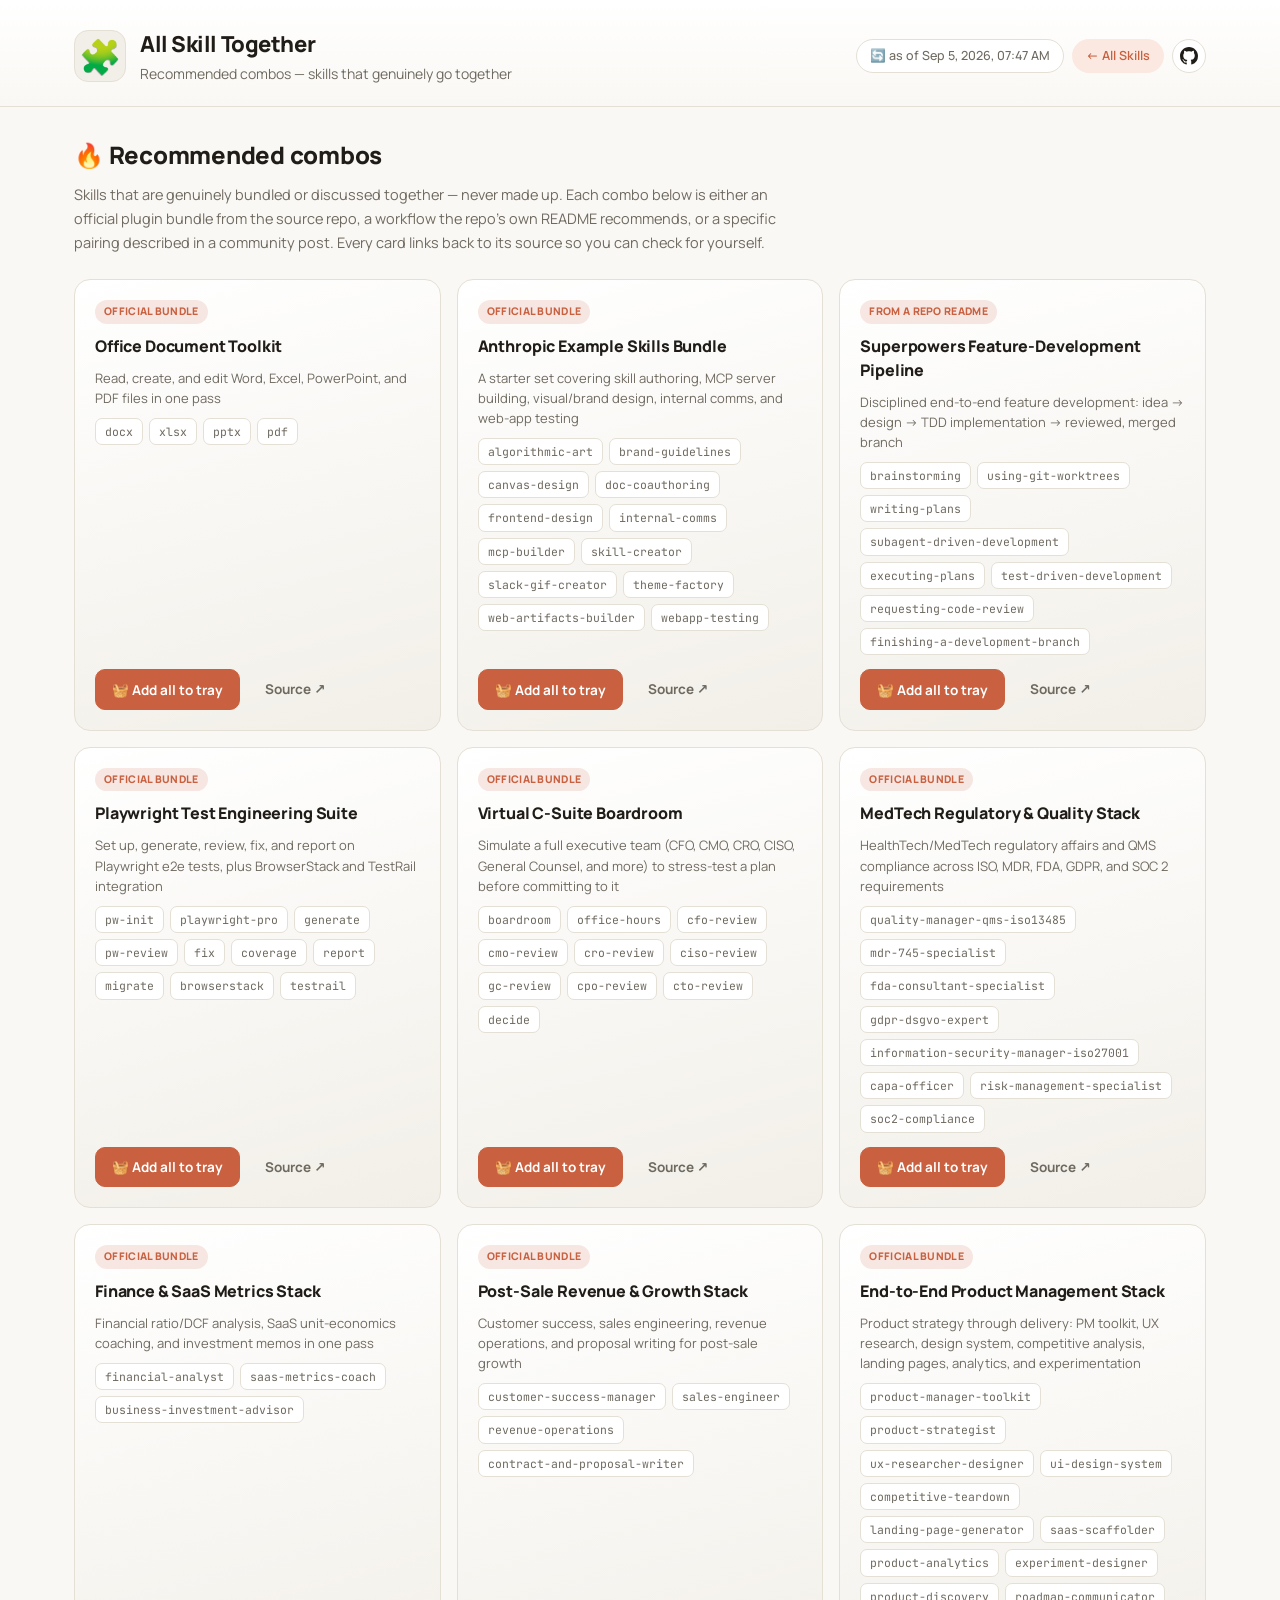
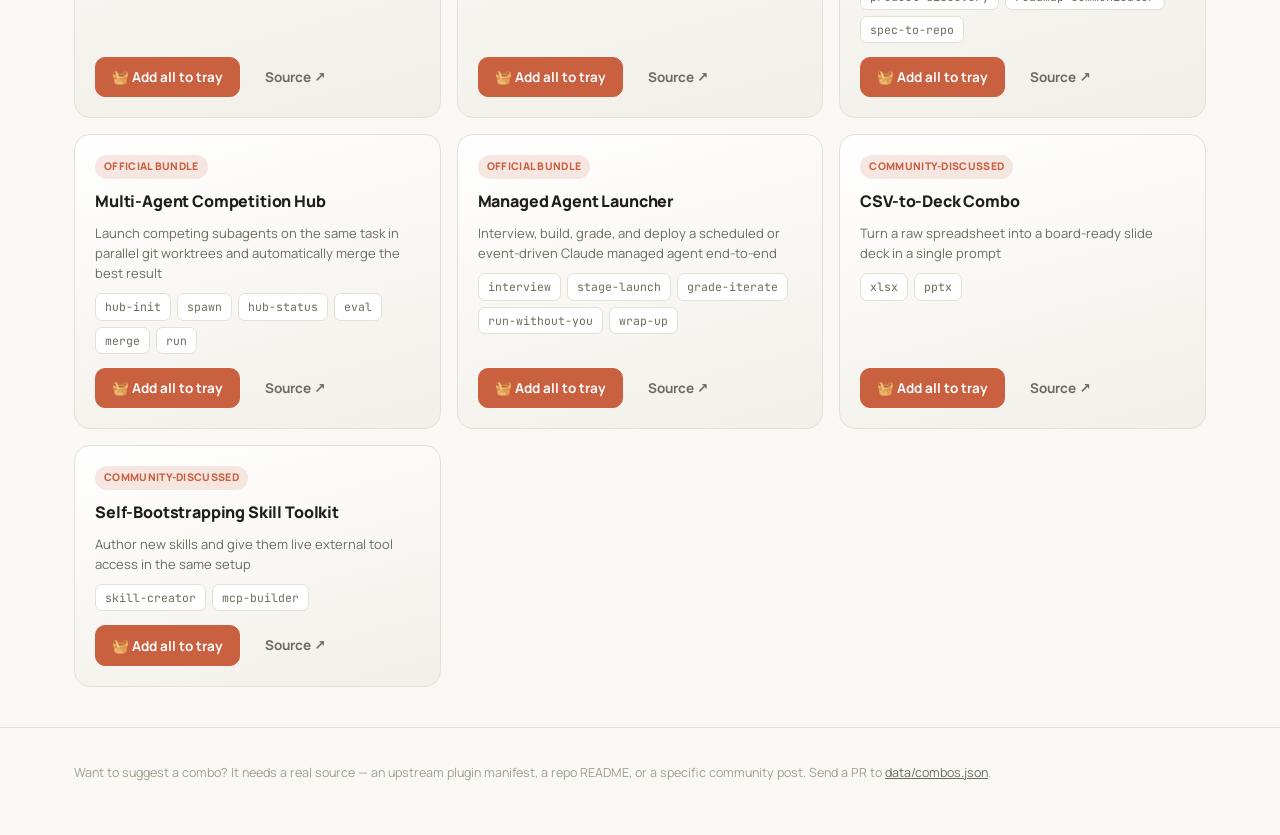
<file: combos.html>
<!DOCTYPE html>
<html lang="en">
<head>
<meta charset="UTF-8" />
<meta name="viewport" content="width=device-width, initial-scale=1.0" />
<title>Recommended Combos — All Skill Together</title>
<meta name="description" content="Skill combos that are genuinely bundled or discussed together in the Claude & Codex skill community — sourced, not invented." />
<meta property="og:type" content="website" />
<meta property="og:site_name" content="All Skill Together" />
<meta property="og:title" content="Recommended Combos — All Skill Together" />
<meta property="og:description" content="Skill combos that are genuinely bundled or discussed together in the Claude & Codex skill community — sourced, not invented." />
<meta property="og:url" content="https://skymined.github.io/awesome-claude-codex-skills/combos.html" />
<meta property="og:image" content="https://skymined.github.io/awesome-claude-codex-skills/docs/screenshot.png" />
<meta name="twitter:card" content="summary_large_image" />
<meta name="twitter:title" content="Recommended Combos — All Skill Together" />
<meta name="twitter:description" content="Skill combos that are genuinely bundled or discussed together in the Claude & Codex skill community — sourced, not invented." />
<meta name="twitter:image" content="https://skymined.github.io/awesome-claude-codex-skills/docs/screenshot.png" />
<link rel="canonical" href="https://skymined.github.io/awesome-claude-codex-skills/combos.html" />
<link rel="icon" href="data:image/svg+xml,<svg xmlns=%22http://www.w3.org/2000/svg%22 viewBox=%220 0 100 100%22><text y=%22.9em%22 font-size=%2290%22>🧩</text></svg>" />
<link rel="preconnect" href="https://fonts.googleapis.com">
<link rel="preconnect" href="https://fonts.gstatic.com" crossorigin>
<link href="https://fonts.googleapis.com/css2?family=Manrope:wght@400;500;600;700;800&family=JetBrains+Mono:wght@400;500&display=swap" rel="stylesheet">
<link rel="stylesheet" href="assets/style.css" />
</head>
<body>

<header class="site-header">
  <div class="wrap header-inner">
    <div class="brand">
      <span class="brand-mark">🧩</span>
      <div>
        <h1>All Skill Together</h1>
        <p class="tagline">Recommended combos — skills that genuinely go together</p>
      </div>
    </div>
    <div class="header-meta">
      <span id="last-updated" class="pill pill-muted">Loading…</span>
      <a class="pill pill-link pill-accent" href="index.html">← All Skills</a>
      <a class="gh-icon-link" href="https://github.com/skymined/awesome-claude-codex-skills" target="_blank" rel="noopener" aria-label="View source on GitHub">
        <svg viewBox="0 0 16 16" width="18" height="18" fill="currentColor" aria-hidden="true"><path d="M8 0c4.42 0 8 3.58 8 8a8.013 8.013 0 0 1-5.45 7.59c-.4.08-.55-.17-.55-.38 0-.27.01-1.13.01-2.2 0-.75-.25-1.23-.54-1.48 1.78-.2 3.65-.88 3.65-3.95 0-.88-.31-1.59-.82-2.15.08-.2.36-1.02-.08-2.12 0 0-.67-.22-2.2.82-.64-.18-1.32-.27-2-.27-.68 0-1.36.09-2 .27-1.53-1.03-2.2-.82-2.2-.82-.44 1.1-.16 1.92-.08 2.12-.51.56-.82 1.28-.82 2.15 0 3.06 1.86 3.75 3.64 3.95-.23.2-.44.55-.51 1.07-.46.21-1.61.55-2.33-.66-.15-.24-.6-.83-1.23-.82-.67.01-.27.38.01.53.34.19.73.9.82 1.13.16.45.68 1.31 2.69.94 0 .67.01 1.3.01 1.49 0 .21-.15.45-.55.38A7.995 7.995 0 0 1 0 8c0-4.42 3.58-8 8-8Z"></path></svg>
      </a>
    </div>
  </div>
</header>

<main class="wrap">

  <section class="combos-page-intro">
    <h2>🔥 Recommended combos</h2>
    <p>Skills that are genuinely bundled or discussed together — never made up. Each combo below is either an official plugin bundle from the source repo, a workflow the repo's own README recommends, or a specific pairing described in a community post. Every card links back to its source so you can check for yourself.</p>
  </section>

  <section id="combos-grid" class="combos-grid" aria-label="Recommended combos"></section>

  <p id="combos-empty" class="empty-state" hidden>Couldn't load combos right now — try refreshing.</p>

</main>

<footer class="site-footer">
  <div class="wrap">
    <p>Want to suggest a combo? It needs a real source — an upstream plugin manifest, a repo README, or a specific community post.
      Send a PR to <a href="https://github.com/skymined/awesome-claude-codex-skills/blob/main/data/combos.json" target="_blank" rel="noopener">data/combos.json</a>.</p>
  </div>
</footer>

<!-- Skill detail / combine drawer -->
<aside id="drawer" class="drawer" aria-hidden="true">
  <div class="drawer-backdrop" data-close-drawer></div>
  <div class="drawer-panel" role="dialog" aria-modal="true" aria-labelledby="drawer-title">
    <button class="drawer-close" data-close-drawer aria-label="Close">✕</button>
    <div id="drawer-body"></div>
  </div>
</aside>

<!-- Combine tray -->
<div id="tray" class="tray" hidden>
  <button id="tray-toggle" class="tray-toggle">
    <span>🧺 Combo tray</span>
    <span id="tray-count" class="tray-count">0</span>
  </button>
</div>

<div id="combine-modal" class="modal" aria-hidden="true">
  <div class="modal-backdrop" data-close-modal></div>
  <div class="modal-panel" role="dialog" aria-modal="true" aria-labelledby="combine-title">
    <div class="modal-head">
      <h2 id="combine-title">Combine skills</h2>
      <button class="drawer-close" data-close-modal aria-label="Close">✕</button>
    </div>
    <div id="combine-list" class="combine-list"></div>
    <div class="combine-actions">
      <button id="combine-copy" class="btn btn-primary">Copy all</button>
      <button id="combine-download" class="btn">Download .md</button>
      <button id="combine-clear" class="btn btn-ghost">Clear</button>
    </div>
    <details class="combine-help">
      <summary>How to actually use this combo</summary>
      <p>Split the downloaded file back into individual skills and save each one to <code>~/.claude/skills/&lt;skill-name&gt;/SKILL.md</code> (Claude Code) or the equivalent Codex config path to use it as-is.
      Also handy for reviewing several skills side by side, or as reference material when building a new skill.</p>
    </details>
  </div>
</div>

<script src="assets/app.js"></script>
</body>
</html>
</file>
<file: assets/style.css>
/* All Skill Together — theme tokens ------------------------------------ */
:root {
  --bg: #faf8f4;
  --surface: #ffffff;
  --surface-2: #f2efe8;
  --border: #e5e0d5;
  --text: #201d19;
  --text-2: #6f6a60;
  --text-3: #a39d8f;
  --accent: #c9603f;
  --accent-ink: #ffffff;
  --claude-accent: #c9603f;
  --claude-bg: #fbe9e1;
  --codex-accent: #0f8f72;
  --codex-bg: #dff2ec;
  --shadow: 0 1px 2px rgba(32, 29, 25, 0.04), 0 8px 24px -12px rgba(32, 29, 25, 0.18);
  --radius: 16px;
  --radius-sm: 10px;
  --font-ui: "Manrope", system-ui, -apple-system, "Segoe UI", "Malgun Gothic", sans-serif;
  --font-mono: "JetBrains Mono", ui-monospace, "SFMono-Regular", Menlo, monospace;
}

@media (prefers-color-scheme: dark) {
  :root {
    --bg: #17161a;
    --surface: #201f24;
    --surface-2: #29282e;
    --border: #37353d;
    --text: #f1efe9;
    --text-2: #b0aba0;
    --text-3: #7c776d;
    --accent: #e08361;
    --accent-ink: #1a120d;
    --claude-accent: #e6926f;
    --claude-bg: #3a241d;
    --codex-accent: #4fcaa8;
    --codex-bg: #17332b;
    --shadow: 0 1px 2px rgba(0, 0, 0, 0.2), 0 12px 28px -14px rgba(0, 0, 0, 0.6);
  }
}

* { box-sizing: border-box; }
html, body { margin: 0; padding: 0; }
body {
  background: var(--bg);
  color: var(--text);
  font-family: var(--font-ui);
  line-height: 1.5;
  -webkit-font-smoothing: antialiased;
}
.wrap { max-width: 1180px; margin: 0 auto; padding: 0 24px; }
a { color: inherit; }
button { font-family: inherit; }

/* Header ------------------------------------------------------------- */
.site-header {
  border-bottom: 1px solid var(--border);
  background: linear-gradient(180deg, var(--surface), var(--bg));
  padding: 28px 0 22px;
}
.header-inner {
  display: flex;
  align-items: center;
  justify-content: space-between;
  gap: 20px;
  flex-wrap: wrap;
}
.brand { display: flex; align-items: center; gap: 14px; }
.brand-mark {
  font-size: 34px;
  line-height: 1;
  display: grid;
  place-items: center;
  width: 52px; height: 52px;
  background: var(--surface-2);
  border-radius: 14px;
  border: 1px solid var(--border);
}
.brand h1 { margin: 0; font-size: 22px; font-weight: 800; letter-spacing: -0.02em; }
.tagline { margin: 2px 0 0; color: var(--text-2); font-size: 14px; }
.header-meta { display: flex; gap: 8px; flex-wrap: wrap; }

.pill {
  display: inline-flex; align-items: center; gap: 6px;
  padding: 7px 13px;
  border-radius: 999px;
  font-size: 12.5px;
  font-weight: 600;
  border: 1px solid var(--border);
  background: var(--surface);
  white-space: nowrap;
}
.pill-muted { color: var(--text-2); font-weight: 500; }
.pill-link { text-decoration: none; color: var(--text); transition: border-color .15s, color .15s; }
.pill-link:hover { border-color: var(--accent); color: var(--accent); }
.pill-accent { background: var(--claude-bg); border-color: transparent; color: var(--claude-accent); }
.pill-accent:hover { border-color: var(--claude-accent); color: var(--claude-accent); filter: brightness(0.95); }

.gh-icon-link {
  display: grid;
  place-items: center;
  width: 34px;
  height: 34px;
  border-radius: 999px;
  border: 1px solid var(--border);
  background: var(--surface);
  color: var(--text);
  flex-shrink: 0;
  transition: all .15s;
}
.gh-icon-link:hover { border-color: var(--accent); color: var(--accent); transform: translateY(-1px); }

/* Recommended combos page ------------------------------------------------ */
.combos-page-intro { margin: 30px 0 24px; max-width: 720px; }
.combos-page-intro h2 { margin: 0 0 10px; font-size: 24px; font-weight: 800; letter-spacing: -0.01em; }
.combos-page-intro p { margin: 0; color: var(--text-2); font-size: 14.5px; line-height: 1.65; }
.combos-grid {
  display: grid;
  grid-template-columns: repeat(auto-fill, minmax(320px, 1fr));
  gap: 16px;
  padding-bottom: 40px;
}
.combo-card {
  background: linear-gradient(165deg, var(--surface), var(--surface-2));
  border: 1px solid var(--border);
  border-radius: var(--radius);
  padding: 20px;
  display: flex;
  flex-direction: column;
  gap: 10px;
}
.combo-top { display: flex; }
.combo-origin {
  font-size: 10.5px;
  font-weight: 800;
  letter-spacing: 0.03em;
  text-transform: uppercase;
  color: var(--accent);
  background: color-mix(in srgb, var(--accent) 14%, transparent);
  padding: 4px 9px;
  border-radius: 999px;
}
.combo-card h3 { margin: 0; font-size: 16px; font-weight: 800; letter-spacing: -0.01em; }
.combo-use-case { margin: 0; color: var(--text-2); font-size: 13px; line-height: 1.55; }
.combo-skills { display: flex; flex-wrap: wrap; gap: 6px; }
.combo-skill-chip {
  font-family: var(--font-mono);
  font-size: 11.5px;
  padding: 4px 9px;
  border-radius: 7px;
  background: var(--surface);
  border: 1px solid var(--border);
  color: var(--text-2);
  cursor: pointer;
}
.combo-skill-chip:hover { border-color: var(--accent); color: var(--accent); }
.combo-actions { display: flex; gap: 8px; margin-top: auto; padding-top: 4px; flex-wrap: wrap; }

/* Controls ------------------------------------------------------------ */
.controls { margin: 28px 0 6px; }
.search-row { display: flex; gap: 10px; flex-wrap: wrap; margin-bottom: 14px; }
#search {
  flex: 1 1 260px;
  padding: 12px 16px;
  border-radius: var(--radius-sm);
  border: 1px solid var(--border);
  background: var(--surface);
  color: var(--text);
  font-size: 14.5px;
  outline: none;
  transition: border-color .15s, box-shadow .15s;
}
#search:focus { border-color: var(--accent); box-shadow: 0 0 0 3px color-mix(in srgb, var(--accent) 18%, transparent); }

.tool-toggle {
  display: inline-flex;
  background: var(--surface-2);
  border: 1px solid var(--border);
  border-radius: var(--radius-sm);
  padding: 3px;
  gap: 2px;
}
.tool-btn {
  border: none;
  background: transparent;
  color: var(--text-2);
  padding: 8px 16px;
  border-radius: 8px;
  font-weight: 700;
  font-size: 13.5px;
  cursor: pointer;
  transition: background .15s, color .15s;
}
.tool-btn.active { background: var(--surface); color: var(--text); box-shadow: var(--shadow); }
.tool-btn:hover:not(.active) { color: var(--text); }

#sort {
  padding: 10px 14px;
  border-radius: var(--radius-sm);
  border: 1px solid var(--border);
  background: var(--surface);
  color: var(--text);
  font-size: 13.5px;
  font-weight: 600;
  cursor: pointer;
}

.chip-row {
  display: flex;
  flex-wrap: wrap;
  gap: 8px;
}
.chip {
  display: inline-flex;
  align-items: center;
  gap: 6px;
  padding: 7px 14px;
  border-radius: 999px;
  border: 1px solid var(--border);
  background: var(--surface);
  color: var(--text-2);
  font-size: 13px;
  font-weight: 600;
  cursor: pointer;
  transition: all .15s;
}
.chip:hover { border-color: var(--accent); color: var(--text); }
.chip.active { background: var(--text); color: var(--bg); border-color: var(--text); }

.chip-row-sub {
  margin-top: 6px;
  padding: 12px 14px;
  background: color-mix(in srgb, var(--accent) 7%, var(--surface-2));
  border: 1px solid color-mix(in srgb, var(--accent) 22%, var(--border));
  border-radius: var(--radius-sm);
  align-items: center;
}
.chip-row-sub-label {
  font-size: 11px;
  font-weight: 800;
  letter-spacing: 0.04em;
  text-transform: uppercase;
  color: var(--accent);
  margin-right: 2px;
  white-space: nowrap;
}
.chip-sub {
  padding: 5px 12px;
  font-size: 12px;
  font-weight: 600;
  background: var(--surface);
  border-color: var(--border);
  color: var(--text-2);
}
.chip-sub:hover { border-color: var(--accent); color: var(--text); }
.chip-sub.active { background: var(--accent); color: var(--accent-ink); border-color: var(--accent); }

.result-count { color: var(--text-3); font-size: 13px; margin: 18px 2px 12px; font-weight: 600; }

/* Board / cards --------------------------------------------------------- */
.board {
  display: grid;
  grid-template-columns: repeat(auto-fill, minmax(300px, 1fr));
  gap: 14px;
  padding-bottom: 40px;
}
.card {
  background: var(--surface);
  border: 1px solid var(--border);
  border-radius: var(--radius);
  padding: 18px;
  display: flex;
  flex-direction: column;
  gap: 10px;
  cursor: pointer;
  transition: transform .15s, box-shadow .15s, border-color .15s;
  position: relative;
}
.card:hover { transform: translateY(-2px); box-shadow: var(--shadow); border-color: color-mix(in srgb, var(--accent) 40%, var(--border)); }

.card-top { display: flex; align-items: center; justify-content: space-between; gap: 8px; }
.badge-row { display: flex; gap: 6px; flex-wrap: wrap; }
.badge {
  font-size: 11px;
  font-weight: 800;
  letter-spacing: .02em;
  padding: 4px 9px;
  border-radius: 999px;
  text-transform: uppercase;
}
.badge-claude { background: var(--claude-bg); color: var(--claude-accent); }
.badge-codex { background: var(--codex-bg); color: var(--codex-accent); }
.badge-cat {
  background: var(--surface-2);
  color: var(--text-2);
  font-weight: 700;
  text-transform: none;
  font-size: 11.5px;
}

.add-btn {
  border: 1px solid var(--border);
  background: var(--surface);
  color: var(--text-2);
  width: 30px; height: 30px;
  border-radius: 9px;
  font-size: 15px;
  cursor: pointer;
  display: grid; place-items: center;
  flex-shrink: 0;
  transition: all .15s;
}
.add-btn:hover { border-color: var(--accent); color: var(--accent); }
.add-btn.added { background: var(--accent); color: var(--accent-ink); border-color: var(--accent); }

.card h3 { margin: 0; font-size: 16.5px; font-weight: 800; letter-spacing: -0.01em; }
.card .desc {
  margin: 0;
  color: var(--text-2);
  font-size: 13.5px;
  line-height: 1.55;
  display: -webkit-box;
  -webkit-line-clamp: 3;
  -webkit-box-orient: vertical;
  overflow: hidden;
}
.card-foot {
  margin-top: auto;
  display: flex;
  align-items: center;
  justify-content: space-between;
  padding-top: 10px;
  border-top: 1px dashed var(--border);
  font-size: 11.5px;
  color: var(--text-3);
  font-family: var(--font-mono);
}
.card-foot .repo { overflow: hidden; text-overflow: ellipsis; white-space: nowrap; max-width: 62%; }
.card-foot .updated { flex-shrink: 0; }

.empty-state { text-align: center; color: var(--text-2); padding: 60px 0; }

/* Drawer (skill detail) -------------------------------------------------- */
.drawer { position: fixed; inset: 0; z-index: 50; visibility: hidden; }
.drawer[aria-hidden="false"] { visibility: visible; }
.drawer-backdrop { position: absolute; inset: 0; background: rgba(20, 18, 15, 0.45); opacity: 0; transition: opacity .2s; }
.drawer[aria-hidden="false"] .drawer-backdrop { opacity: 1; }
.drawer-panel {
  position: absolute; top: 0; right: 0; bottom: 0;
  width: min(620px, 100%);
  background: var(--surface);
  box-shadow: -20px 0 50px rgba(0,0,0,.2);
  transform: translateX(100%);
  transition: transform .25s ease;
  overflow-y: auto;
  padding: 26px;
}
.drawer[aria-hidden="false"] .drawer-panel { transform: translateX(0); }
.drawer-close {
  position: absolute; top: 18px; right: 18px;
  width: 34px; height: 34px;
  border-radius: 10px;
  border: 1px solid var(--border);
  background: var(--surface-2);
  color: var(--text);
  cursor: pointer;
  font-size: 15px;
}

.detail-badges { display: flex; gap: 6px; margin-bottom: 14px; }
.detail-title { font-size: 24px; font-weight: 800; margin: 0 0 6px; letter-spacing: -0.02em; }
.detail-desc { color: var(--text-2); font-size: 14.5px; margin: 0 0 18px; }
.detail-meta {
  display: grid; grid-template-columns: auto 1fr; gap: 6px 14px;
  font-size: 13px; color: var(--text-2); margin-bottom: 20px;
  padding: 14px 16px; background: var(--surface-2); border-radius: var(--radius-sm);
}
.detail-meta dt { font-weight: 700; color: var(--text-3); }
.detail-meta dd { margin: 0; font-family: var(--font-mono); word-break: break-all; }
.detail-actions { display: flex; gap: 8px; margin-bottom: 22px; flex-wrap: wrap; }
.detail-body {
  border-top: 1px solid var(--border);
  padding-top: 18px;
  font-size: 14px;
}
.detail-body h1, .detail-body h2, .detail-body h3 { font-weight: 800; letter-spacing: -0.01em; }
.detail-body h1 { font-size: 19px; margin: 22px 0 10px; }
.detail-body h2 { font-size: 16.5px; margin: 20px 0 8px; }
.detail-body h3 { font-size: 14.5px; margin: 16px 0 6px; }
.detail-body p { color: var(--text); margin: 8px 0; line-height: 1.7; }
.detail-body ul, .detail-body ol { padding-left: 20px; line-height: 1.7; }
.detail-body code {
  font-family: var(--font-mono); background: var(--surface-2);
  padding: 2px 6px; border-radius: 5px; font-size: 12.5px;
}
.detail-body pre {
  background: var(--surface-2); padding: 12px 14px; border-radius: var(--radius-sm);
  overflow-x: auto; font-size: 12.5px; line-height: 1.6;
}
.detail-body pre code { background: none; padding: 0; }
.detail-loading { color: var(--text-3); font-size: 13.5px; padding: 20px 0; }

/* Buttons ---------------------------------------------------------------- */
.btn {
  border: 1px solid var(--border);
  background: var(--surface);
  color: var(--text);
  padding: 9px 16px;
  border-radius: var(--radius-sm);
  font-size: 13.5px;
  font-weight: 700;
  cursor: pointer;
  transition: all .15s;
  text-decoration: none;
  display: inline-flex;
  align-items: center;
  gap: 6px;
}
.btn:hover { border-color: var(--accent); color: var(--accent); }
.btn-primary { background: var(--accent); color: var(--accent-ink); border-color: var(--accent); }
.btn-primary:hover { filter: brightness(1.06); color: var(--accent-ink); }
.btn-ghost { background: transparent; border-color: transparent; color: var(--text-2); }
.btn-ghost:hover { color: var(--text); border-color: var(--border); }

/* Tray --------------------------------------------------------------- */
.tray { position: fixed; right: 24px; bottom: 24px; z-index: 40; }
.tray-toggle {
  display: flex; align-items: center; gap: 10px;
  background: var(--text); color: var(--bg);
  border: none; padding: 14px 20px; border-radius: 999px;
  font-weight: 800; font-size: 14px; cursor: pointer;
  box-shadow: 0 10px 30px -10px rgba(0,0,0,.4);
}
.tray-count {
  background: var(--accent); color: var(--accent-ink);
  min-width: 22px; height: 22px; border-radius: 999px;
  display: grid; place-items: center; font-size: 12px; padding: 0 6px;
}

/* Combine modal -------------------------------------------------------- */
.modal { position: fixed; inset: 0; z-index: 60; visibility: hidden; display: grid; place-items: center; }
.modal[aria-hidden="false"] { visibility: visible; }
.modal-backdrop { position: absolute; inset: 0; background: rgba(20,18,15,.5); opacity: 0; transition: opacity .2s; }
.modal[aria-hidden="false"] .modal-backdrop { opacity: 1; }
.modal-panel {
  position: relative; width: min(620px, 92vw); max-height: 82vh;
  background: var(--surface); border-radius: var(--radius);
  padding: 24px; display: flex; flex-direction: column; gap: 16px;
  box-shadow: var(--shadow);
  transform: scale(.97); opacity: 0; transition: all .18s ease;
  overflow: hidden;
}
.modal[aria-hidden="false"] .modal-panel { transform: scale(1); opacity: 1; }
.modal-head { display: flex; align-items: center; justify-content: space-between; }
.modal-head h2 { margin: 0; font-size: 18px; }
.combine-list { overflow-y: auto; display: flex; flex-direction: column; gap: 8px; flex: 1; min-height: 60px; }
.combine-item {
  display: flex; align-items: center; justify-content: space-between; gap: 10px;
  padding: 10px 12px; border: 1px solid var(--border); border-radius: var(--radius-sm);
  background: var(--surface-2);
}
.combine-item .ci-name { font-weight: 700; font-size: 13.5px; }
.combine-item .ci-sub { font-size: 11.5px; color: var(--text-3); font-family: var(--font-mono); }
.combine-item button { border: none; background: transparent; color: var(--text-3); cursor: pointer; font-size: 15px; }
.combine-item button:hover { color: var(--accent); }
.combine-empty { color: var(--text-3); font-size: 13.5px; text-align: center; padding: 24px 0; }
.combine-actions { display: flex; gap: 8px; flex-wrap: wrap; }
.combine-help { font-size: 12.5px; color: var(--text-2); }
.combine-help summary { cursor: pointer; font-weight: 700; }
.combine-help p { line-height: 1.6; }

/* Footer ---------------------------------------------------------------- */
.site-footer { border-top: 1px solid var(--border); padding: 24px 0 40px; color: var(--text-3); font-size: 12.5px; }
.site-footer a { color: var(--text-2); }

@media (max-width: 640px) {
  .wrap { padding: 0 16px; }
  .header-inner { flex-direction: column; align-items: flex-start; }
  .board { grid-template-columns: 1fr; }
  .drawer-panel { width: 100%; padding: 20px; }
}
</file>
